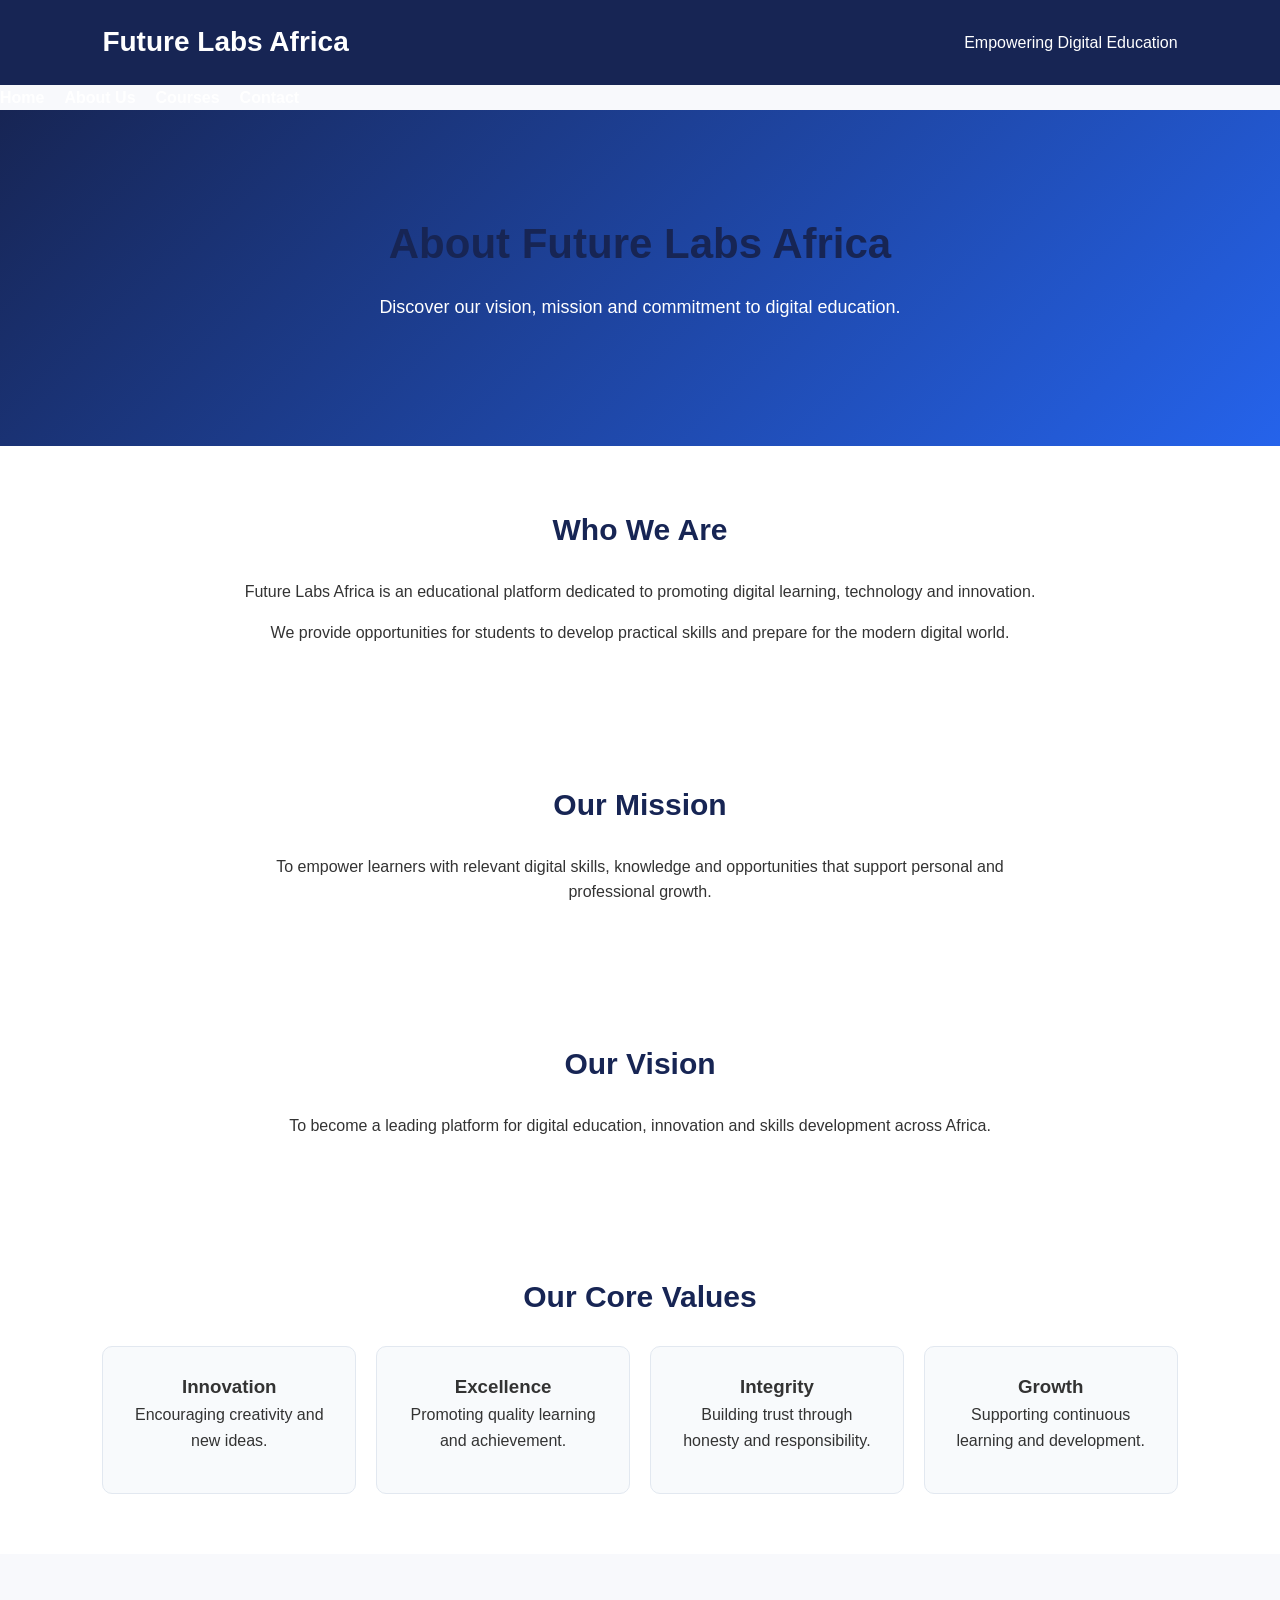
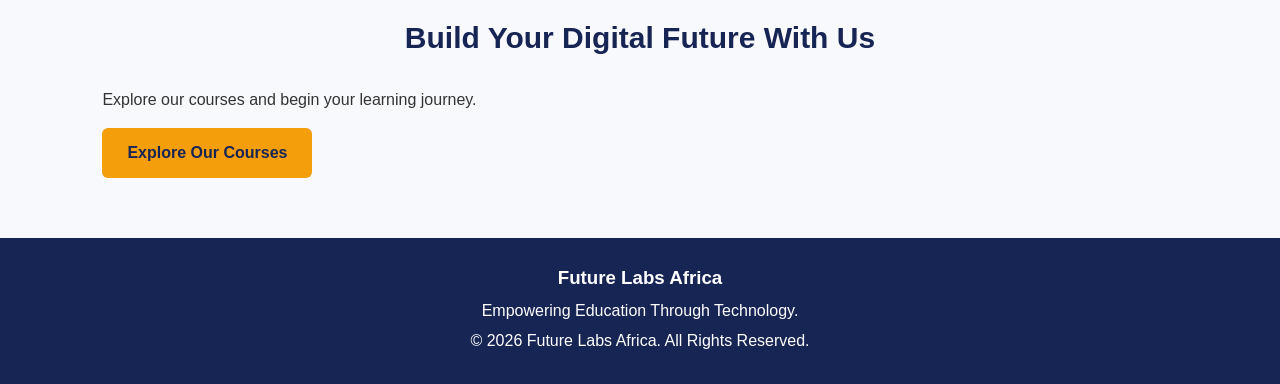
<file: index.html>
<!DOCTYPE html>
<html lang="en">

<head>
    <meta charset="UTF-8">
    <meta name="viewport" content="width=device-width, initial-scale=1.0">

    <title>About Us | Future Labs Africa</title>

    <link rel="stylesheet" href="style.css">
</head>

<body>

    <script src="script.js"></script>

    <!-- HEADER -->
    <header>
        <h1>Future Labs Africa</h1>
        <p>Empowering Digital Education</p>
    </header>

    <!-- NAVIGATION -->
    <nav>
        <a href="index.html">Home</a>
        <a href="about.html">About Us</a>
        <a href="courses.html">Courses</a>
        <a href="contact.html">Contact</a>
    </nav>

    <!-- MAIN CONTENT -->
    <main>

        <!-- ABOUT HERO -->
        <section class="hero">
            <h2>About Future Labs Africa</h2>
            <p>Discover our vision, mission and commitment to digital education.</p>
        </section>

        <!-- WHO WE ARE -->
        <section class="about">
            <h2>Who We Are</h2>

            <p>
                Future Labs Africa is an educational platform
                dedicated to promoting digital learning,
                technology and innovation.
            </p>

            <p>
                We provide opportunities for students to
                develop practical skills and prepare for
                the modern digital world.
            </p>
        </section>

        <!-- OUR MISSION -->
        <section class="about">
            <h2>Our Mission</h2>

            <p>
                To empower learners with relevant digital
                skills, knowledge and opportunities that
                support personal and professional growth.
            </p>
        </section>

        <!-- OUR VISION -->
        <section class="about">
            <h2>Our Vision</h2>

            <p>
                To become a leading platform for digital
                education, innovation and skills development
                across Africa.
            </p>
        </section>

        <!-- OUR VALUES -->
        <section class="services">
            <h2>Our Core Values</h2>

            <div class="service-container">

                <div class="service-card">
                    <h3>Innovation</h3>
                    <p>Encouraging creativity and new ideas.</p>
                </div>

                <div class="service-card">
                    <h3>Excellence</h3>
                    <p>Promoting quality learning and achievement.</p>
                </div>

                <div class="service-card">
                    <h3>Integrity</h3>
                    <p>Building trust through honesty and responsibility.</p>
                </div>

                <div class="service-card">
                    <h3>Growth</h3>
                    <p>Supporting continuous learning and development.</p>
                </div>

            </div>
        </section>

        <!-- CALL TO ACTION -->
        <section class="cta">
            <h2>Build Your Digital Future With Us</h2>

            <p>
                Explore our courses and begin your learning journey.
            </p>

            <a href="courses.html" class="btn">
                Explore Our Courses
            </a>
        </section>

    </main>

    <!-- FOOTER -->
    <footer>
        <h3>Future Labs Africa</h3>

        <p>Empowering Education Through Technology.</p>

        <p>&copy; 2026 Future Labs Africa. All Rights Reserved.</p>
    </footer>

</body>
</html>
</file>
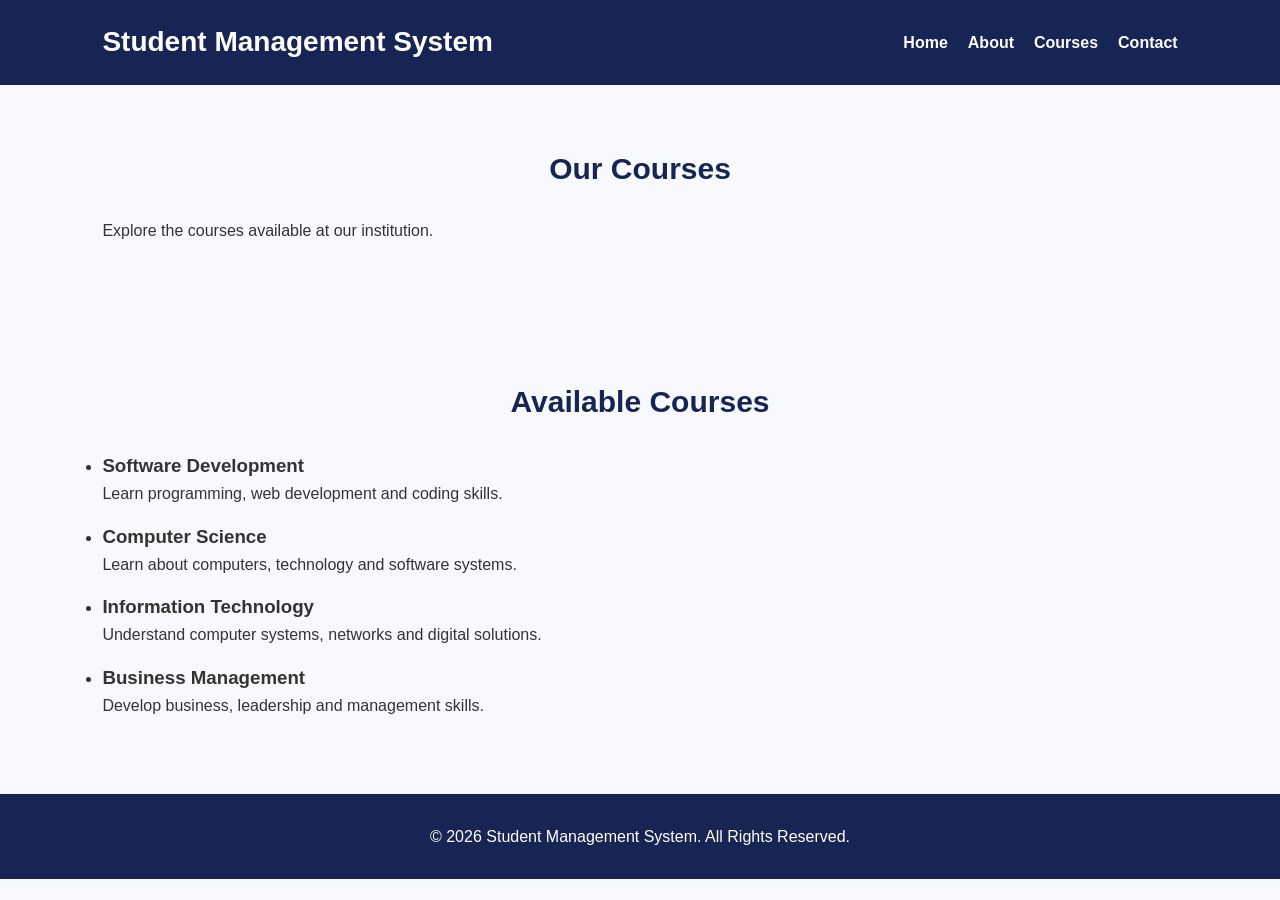
<file: contact.html>
<!DOCTYPE html>
<html lang="en">
<head>
    <meta charset="UTF-8">
    <meta name="viewport" content="width=device-width, initial-scale=1.0">
    <title>Our Courses - Student Management System</title>
    <link rel="stylesheet" href="style.css">
</head>
<body>

    <header>
        <h1>Student Management System</h1>

        <nav>
            <a href="index.html">Home</a>
            <a href="about.html">About</a>
            <a href="courses.html">Courses</a>
            <a href="contact.html">Contact</a>
        </nav>
    </header>

    <main>
        <section>
            <h2>Our Courses</h2>
            <p>Explore the courses available at our institution.</p>
        </section>

        <section>
            <h2>Available Courses</h2>

            <ul>
                <li>
                    <h3>Software Development</h3>
                    <p>Learn programming, web development and coding skills.</p>
                </li>

                <li>
                    <h3>Computer Science</h3>
                    <p>Learn about computers, technology and software systems.</p>
                </li>

                <li>
                    <h3>Information Technology</h3>
                    <p>Understand computer systems, networks and digital solutions.</p>
                </li>

                <li>
                    <h3>Business Management</h3>
                    <p>Develop business, leadership and management skills.</p>
                </li>
            </ul>
        </section>
    </main>

    <footer>
        <p>&copy; 2026 Student Management System. All Rights Reserved.</p>
    </footer>

</body>
</html>
</file>
<file: style.css>
/* =====================================
   WEBSITE GENERAL STYLING
===================================== */

* {
    margin: 0;
    padding: 0;
    box-sizing: border-box;
}

html {
    scroll-behavior: smooth;
}

body {
    font-family: Arial, Helvetica, sans-serif;
    background-color: #f8f9fc;
    color: #333;
    line-height: 1.6;
}

/* =====================================
   HEADER AND NAVIGATION
===================================== */

header {
    background-color: #172554;
    color: white;
    padding: 20px 8%;
    display: flex;
    justify-content: space-between;
    align-items: center;
    flex-wrap: wrap;
}

header h1 {
    font-size: 28px;
    color: #ffffff;
}

nav {
    display: flex;
    gap: 20px;
    flex-wrap: wrap;
}

nav a {
    color: white;
    text-decoration: none;
    font-weight: bold;
    transition: 0.3s;
}

nav a:hover {
    color: #fbbf24;
}

/* =====================================
   HERO SECTION
===================================== */

.hero {
    background: linear-gradient(
        135deg,
        #172554,
        #2563eb
    );
    color: white;
    text-align: center;
    padding: 100px 20px;
}

.hero h2 {
    font-size: 42px;
    margin-bottom: 15px;
}

.hero p {
    font-size: 18px;
    margin-bottom: 25px;
}

/* =====================================
   BUTTONS
===================================== */

button,
.btn {
    display: inline-block;
    background-color: #f59e0b;
    color: #172554;
    padding: 12px 25px;
    border: none;
    border-radius: 6px;
    text-decoration: none;
    font-weight: bold;
    cursor: pointer;
    transition: 0.3s;
}

button:hover,
.btn:hover {
    background-color: #d97706;
    transform: translateY(-2px);
}

/* =====================================
   GENERAL SECTIONS
===================================== */

section {
    padding: 60px 8%;
}

section h2 {
    text-align: center;
    color: #172554;
    font-size: 30px;
    margin-bottom: 25px;
}

section p {
    margin-bottom: 15px;
}

/* =====================================
   ABOUT SECTION
===================================== */

.about {
    background-color: white;
    text-align: center;
}

.about p {
    max-width: 800px;
    margin: 0 auto 15px;
}

/* =====================================
   COURSES SECTION
===================================== */

.courses {
    background-color: #eef2ff;
}

.course-container {
    display: grid;
    grid-template-columns: repeat(
        auto-fit,
        minmax(220px, 1fr)
    );
    gap: 25px;
    margin-top: 30px;
}

.course-card {
    background-color: white;
    padding: 25px;
    border-radius: 10px;
    text-align: center;
    box-shadow: 0 4px 12px rgba(0,0,0,0.08);
    transition: 0.3s;
}

.course-card:hover {
    transform: translateY(-5px);
}

.course-card h3 {
    color: #1d4ed8;
    margin-bottom: 12px;
}

.course-card img {
    width: 100%;
    height: 180px;
    object-fit: cover;
    border-radius: 8px;
    margin-bottom: 15px;
}

/* =====================================
   IMAGES
===================================== */

img {
    max-width: 100%;
    display: block;
}

/* =====================================
   SERVICES SECTION
===================================== */

.services {
    background-color: white;
}

.service-container {
    display: grid;
    grid-template-columns: repeat(
        auto-fit,
        minmax(220px, 1fr)
    );
    gap: 20px;
}

.service-card {
    background-color: #f8fafc;
    padding: 25px;
    border-radius: 10px;
    text-align: center;
    border: 1px solid #e2e8f0;
}

/* =====================================
   CONTACT SECTION
===================================== */

.contact {
    background-color: #eef2ff;
    text-align: center;
}

.contact form {
    max-width: 600px;
    margin: 25px auto;
}

input,
textarea {
    width: 100%;
    padding: 13px;
    margin-bottom: 15px;
    border: 1px solid #cbd5e1;
    border-radius: 6px;
    font-size: 16px;
}

textarea {
    min-height: 120px;
    resize: vertical;
}

/* =====================================
   FOOTER
===================================== */

footer {
    background-color: #172554;
    color: white;
    text-align: center;
    padding: 25px;
}

footer p {
    margin: 5px 0;
}

/* =====================================
   RESPONSIVE DESIGN
===================================== */

@media (max-width: 768px) {

    header {
        flex-direction: column;
        gap: 15px;
        text-align: center;
    }

    nav {
        justify-content: center;
    }

    .hero {
        padding: 70px 20px;
    }

    .hero h2 {
        font-size: 30px;
    }

    section {
        padding: 40px 5%;
    }

    section h2 {
        font-size: 25px;
    }
}
</file>
